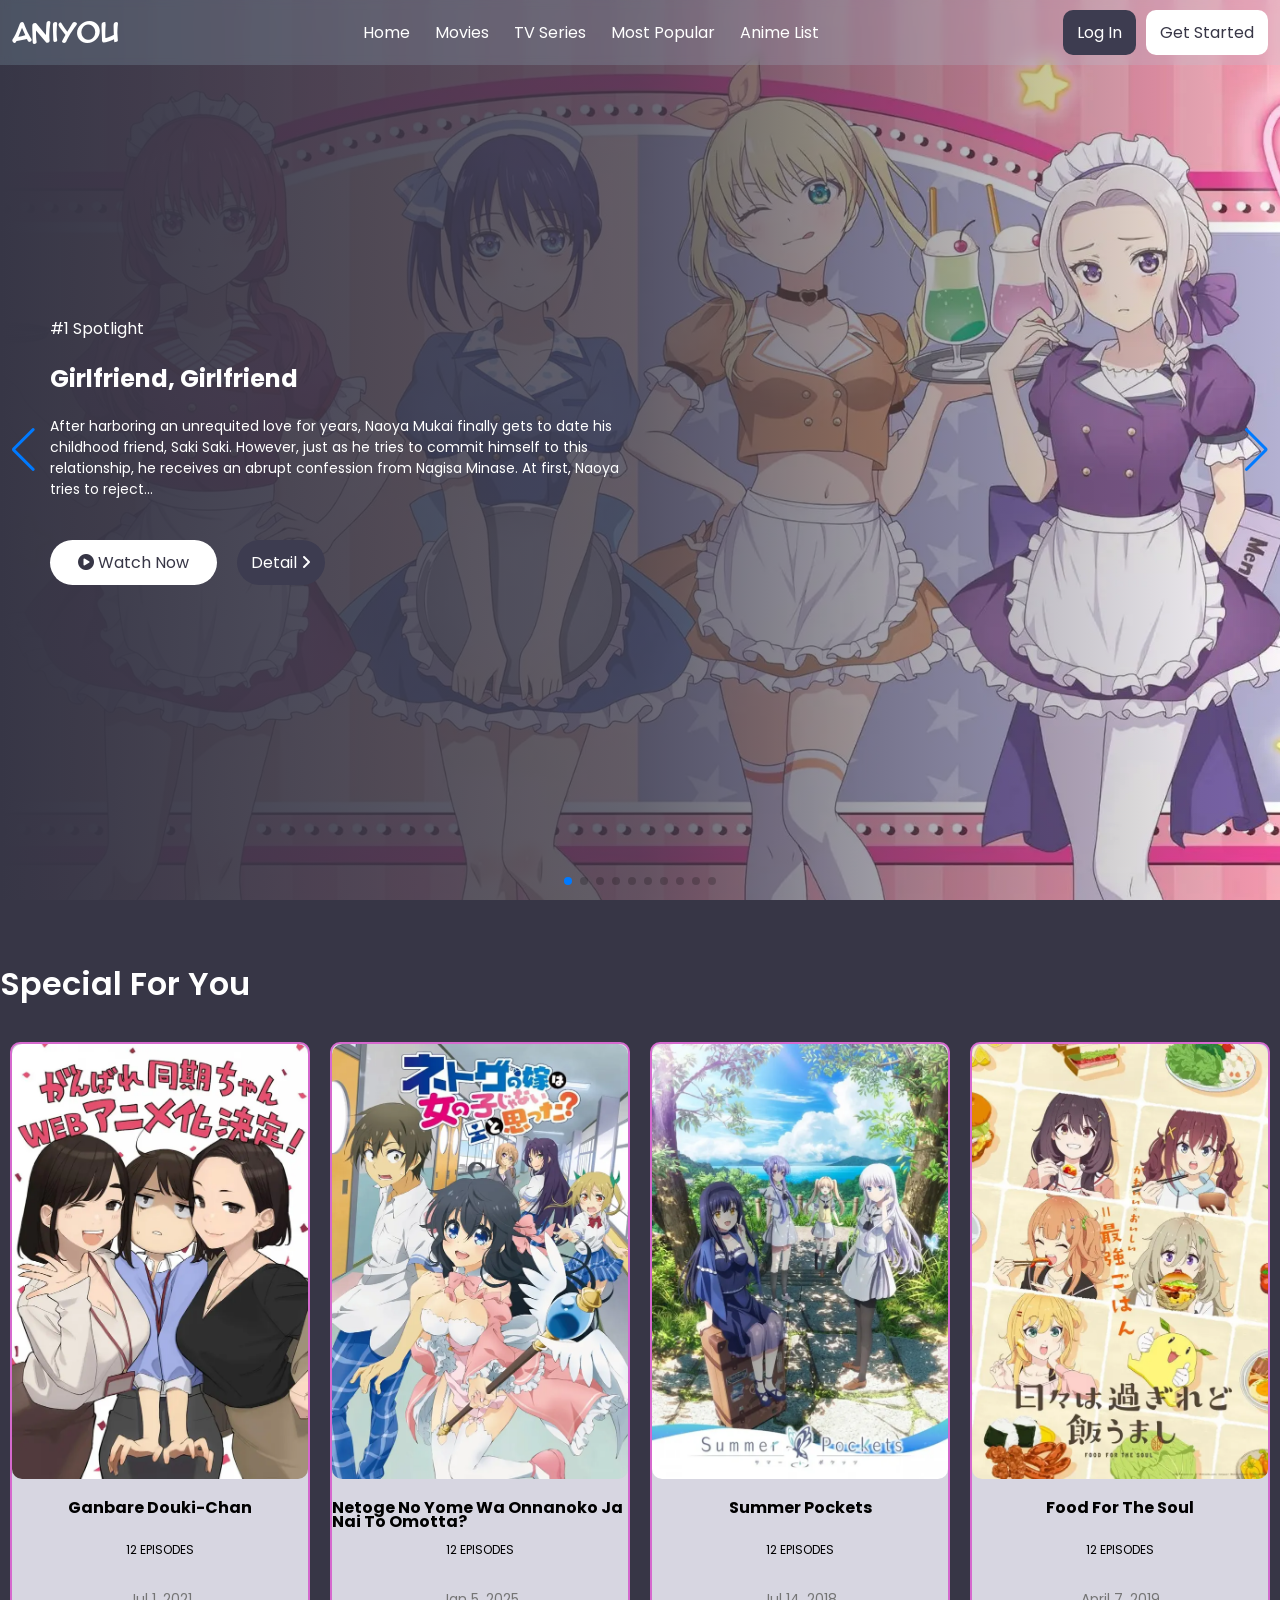
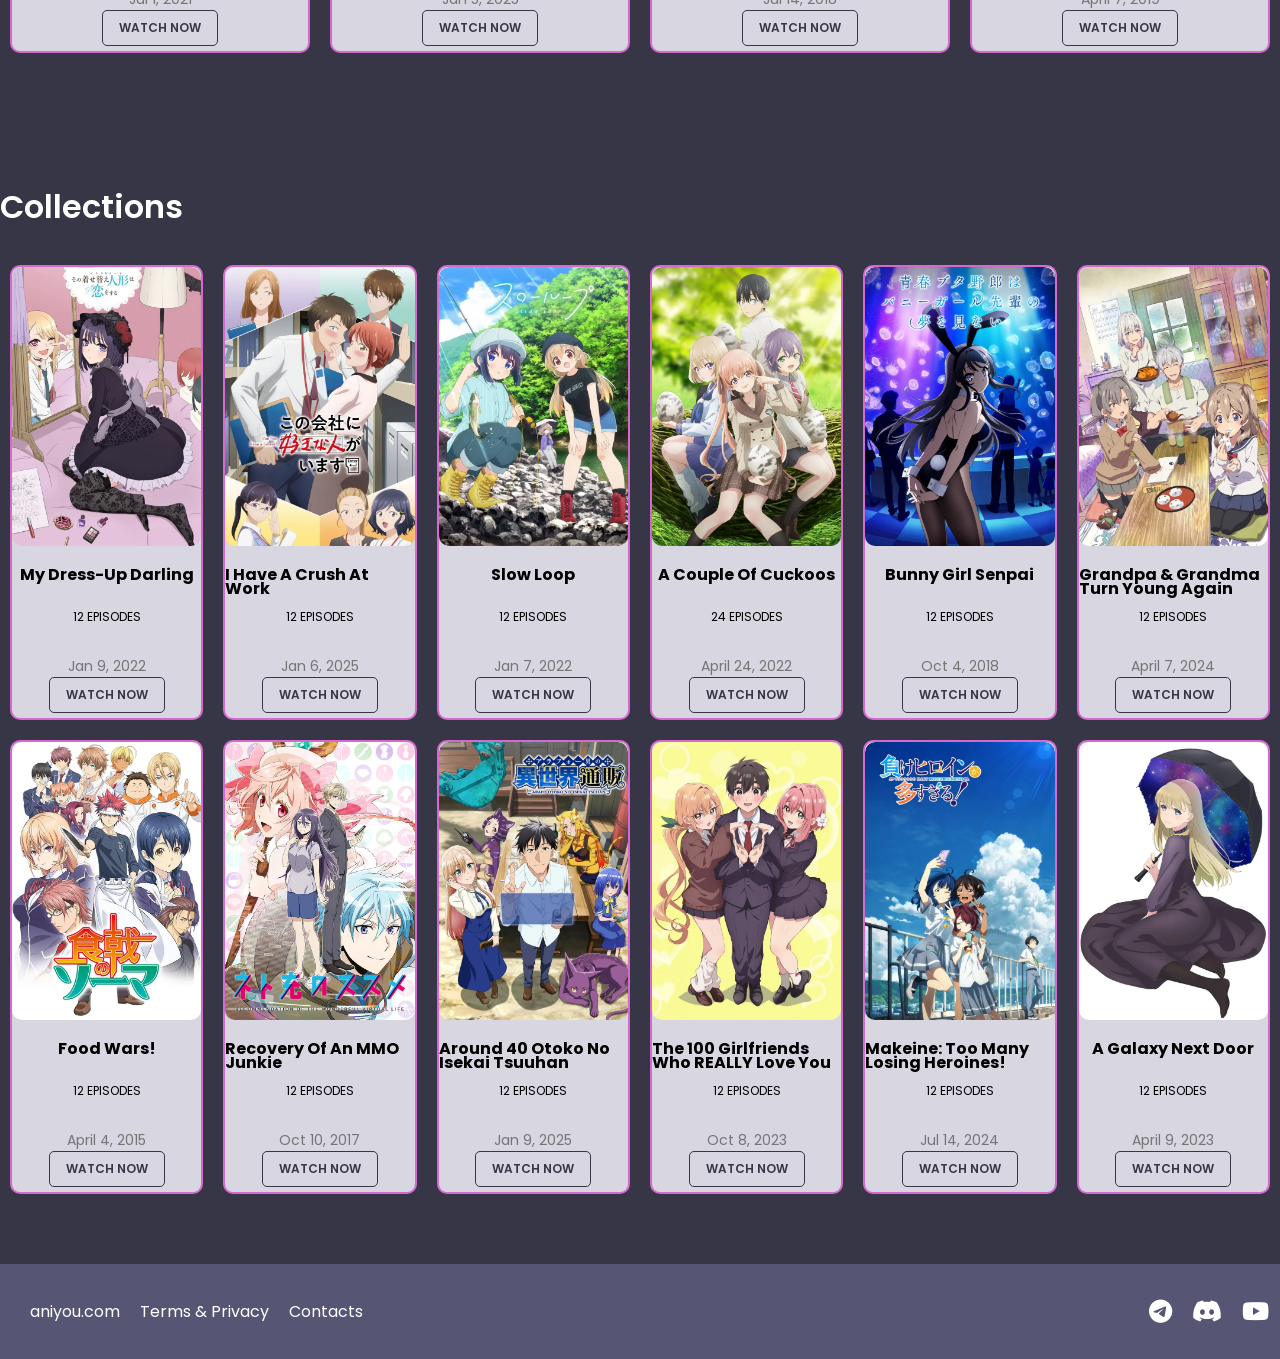
<file: index.html>
<!DOCTYPE html>
<html lang="en">
  <head>
    <meta charset="UTF-8" />
    <meta name="viewport" content="width=device-width, initial-scale=1.0" />
    <title>AniYou: Anime Streaming Site</title>
    <link
      rel="stylesheet"
      href="https://cdnjs.cloudflare.com/ajax/libs/font-awesome/6.7.2/css/all.min.css"
      integrity="sha512-Evv84Mr4kqVGRNSgIGL/F/aIDqQb7xQ2vcrdIwxfjThSH8CSR7PBEakCr51Ck+w+/U6swU2Im1vVX0SVk9ABhg=="
      crossorigin="anonymous"
      referrerpolicy="no-referrer"
    />
    <link
      rel="stylesheet"
      href="https://cdn.jsdelivr.net/npm/swiper@11/swiper-bundle.min.css"
    />
    <link rel="stylesheet" href="assets/css/style.css" />
  </head>
  <body>
    <header>
      <div class="container">
        <nav class="navbar">
          <a href="#" class="navbar-brand">AniYou</a>
          <div class="navbar-nav">
            <div class="nav-item">
              <a href="index.html" class="nav-link">Home</a>
            </div>
            <div class="nav-item">
              <a href="#" class="nav-link">Movies</a>
            </div>
            <div class="nav-item">
              <a href="#" class="nav-link">TV Series</a>
            </div>
            <div class="nav-item">
              <a href="#" class="nav-link">Most Popular</a>
            </div>
            <div class="nav-item">
              <a href="assets/page/animelist.html" class="nav-link">Anime List</a>
            </div>
          </div>
          <div class="btn">
            <a href="#" class="btn-login">Log In</a>
            <a href="#" class="btn-get-started">Get Started</a>
          </div>
        </nav>
      </div>
    </header>
    <main>
      <section class="hero-banner">
        <div class="swiper mySwiper">
          <div class="swiper-wrapper">
            <div class="swiper-slide">
              <div class="swiper-overlay">
                <div class="col-6">
                  <span>#1 Spotlight</span>
                  <h3 class="anime-title">Girlfriend, Girlfriend</h3>
                  <p class="anime-detail">
                    After harboring an unrequited love for years, Naoya Mukai
                    finally gets to date his childhood friend, Saki Saki.
                    However, just as he tries to commit himself to this
                    relationship, he receives an abrupt confession from Nagisa
                    Minase. At first, Naoya tries to reject...
                  </p>
                  <div class="btn">
                    <a href="#" class="btn-watch">
                      <span><i class="fa-solid fa-circle-play"></i></span>
                      Watch Now
                    </a>
                    <a href="#" class="btn-detail">
                      Detail
                      <span><i class="fa-solid fa-angle-right"></i></span>
                    </a>
                  </div>
                </div>
              </div>
              <img src="assets/img/61c171a64c093.webp" alt="" />
            </div>
            <div class="swiper-slide">
              <div class="swiper-overlay">
                <div class="col-6">
                  <span>#2 Spotlight</span>
                  <h3 class="anime-title">
                    Okitsura: Fell in Love with an Okinawan Girl, but I Just
                    Wish I Know What She's Saying
                  </h3>
                  <p class="anime-detail">
                    When Teruaki Nakamura transfers to laid-back Okinawa, he
                    falls for the lively Kyan-san—but her dialect is a complete
                    mystery to him. With Higa-san translating, Teru's
                    misunderstanding-filled island life takes off...and subtle
                    hints suggest Higa-san might want his...
                  </p>
                  <div class="btn">
                    <a href="#" class="btn-watch">
                      <span><i class="fa-solid fa-circle-play"></i></span>
                      Watch Now
                    </a>
                    <a href="#" class="btn-detail">
                      Detail
                      <span><i class="fa-solid fa-angle-right"></i></span>
                    </a>
                  </div>
                </div>
              </div>
              <img src="assets/img/67797bccc72e0.webp" alt="" />
            </div>
            <div class="swiper-slide">
              <div class="swiper-overlay">
                <div class="col-6">
                  <span>#3 Spotlight</span>
                  <h3 class="anime-title">Grand Blue Dreaming</h3>
                  <p class="anime-detail">
                    Iori Kitahara moves to the coastal town of Izu for his
                    freshman year at its university, taking residence above
                    Grand Blue, his uncle's scuba diving shop. Iori has high
                    hopes and dreams about having the ideal college experience,
                    but when he enters the shop he is s...
                  </p>
                  <div class="btn">
                    <a href="#" class="btn-watch">
                      <span><i class="fa-solid fa-circle-play"></i></span>
                      Watch Now
                    </a>
                    <a href="#" class="btn-detail">
                      Detail
                      <span><i class="fa-solid fa-angle-right"></i></span>
                    </a>
                  </div>
                </div>
              </div>
              <img src="assets/img/5b02a8de7542e.webp" alt="" />
            </div>
            <div class="swiper-slide">
              <div class="swiper-overlay">
                <div class="col-6">
                  <span>#4 Spotlight</span>
                  <h3 class="anime-title">We Never Learn: BOKUBEN</h3>
                  <p class="anime-detail">
                    Nariyuki Yuiga, an impoverished third-year high school
                    student, works tirelessly to receive the VIP nomination, a
                    scholarship that would cover all of his college tuition
                    fees. In recognition of his hard work, the headmaster awards
                    him the renowned scholarship. H...
                  </p>
                  <div class="btn">
                    <a href="#" class="btn-watch">
                      <span><i class="fa-solid fa-circle-play"></i></span>
                      Watch Now
                    </a>
                    <a href="#" class="btn-detail">
                      Detail
                      <span><i class="fa-solid fa-angle-right"></i></span>
                    </a>
                  </div>
                </div>
              </div>
              <img src="assets/img/5c62abfa61e99.webp" alt="" />
            </div>
            <div class="swiper-slide">
              <div class="swiper-overlay">
                <div class="col-6">
                  <span>#5 Spotlight</span>
                  <h3 class="anime-title">The Catcher in the Ballpark!</h3>
                  <p class="anime-detail">
                    For Koutarou Murata, an overworked salaryman, his local
                    ballpark is the only place where he can truly unwind from
                    his arduous daily life. One evening, he is approached by
                    Ruriko, the new lively beer vendor, trying to sell her first
                    drink to him. Koutarou accepts ...
                  </p>
                  <div class="btn">
                    <a href="#" class="btn-watch">
                      <span><i class="fa-solid fa-circle-play"></i></span>
                      Watch Now
                    </a>
                    <a href="#" class="btn-detail">
                      Detail
                      <span><i class="fa-solid fa-angle-right"></i></span>
                    </a>
                  </div>
                </div>
              </div>
              <img src="assets/img/67a528d8db627.webp" alt="" />
            </div>
            <div class="swiper-slide">
              <div class="swiper-overlay">
                <div class="col-6">
                  <span>#6 Spotlight</span>
                  <h3 class="anime-title">Welcome to Japan, Ms. Elf!</h3>
                  <p class="anime-detail">
                    Since childhood, Kazuhiro Kitase has been able to dream of a
                    different world. He can return to reality by falling asleep
                    or dying, and he can pick up where he left off by sleeping
                    again. For years, he has had many adventures alongside
                    Mariabelle, a beautiful elf ...
                  </p>
                  <div class="btn">
                    <a href="#" class="btn-watch">
                      <span><i class="fa-solid fa-circle-play"></i></span>
                      Watch Now
                    </a>
                    <a href="#" class="btn-detail">
                      Detail
                      <span><i class="fa-solid fa-angle-right"></i></span>
                    </a>
                  </div>
                </div>
              </div>
              <img src="assets/img/67f83e44b83ac.webp" alt="" />
            </div>
            <div class="swiper-slide">
              <div class="swiper-overlay">
                <div class="col-6">
                  <span>#7 Spotlight</span>
                  <h3 class="anime-title">This Art Club Has a Problem!</h3>
                  <p class="anime-detail">
                    Mizuki Usami is a passionate member of her school's art
                    club, but the club has a problem—Usami is the only member
                    who takes her craft seriously! The lazy club president
                    constantly sleeps through activities and Collette hasn't
                    regularly attended club activities in...
                  </p>
                  <div class="btn">
                    <a href="#" class="btn-watch">
                      <span><i class="fa-solid fa-circle-play"></i></span>
                      Watch Now
                    </a>
                    <a href="#" class="btn-detail">
                      Detail
                      <span><i class="fa-solid fa-angle-right"></i></span>
                    </a>
                  </div>
                </div>
              </div>
              <img src="assets/img/309207-1.webp" alt="" />
            </div>
            <div class="swiper-slide">
              <div class="swiper-overlay">
                <div class="col-6">
                  <span>#8 Spotlight</span>
                  <h3 class="anime-title">
                    KonoSuba: God's Blessing on This Wonderful World!
                  </h3>
                  <p class="anime-detail">
                    After dying a laughable and pathetic death on his way back
                    from buying a game, high school student and recluse Kazuma
                    Satou finds himself sitting before a beautiful but obnoxious
                    goddess named Aqua. She provides the NEET with two options:
                    continue on to heaven or...
                  </p>
                  <div class="btn">
                    <a href="#" class="btn-watch">
                      <span><i class="fa-solid fa-circle-play"></i></span>
                      Watch Now
                    </a>
                    <a href="#" class="btn-detail">
                      Detail
                      <span><i class="fa-solid fa-angle-right"></i></span>
                    </a>
                  </div>
                </div>
              </div>
              <img src="assets/img/614f10702c958.webp" alt="" />
            </div>
            <div class="swiper-slide">
              <div class="swiper-overlay">
                <div class="col-6">
                  <span>#9 Spotlight</span>
                  <h3 class="anime-title">Ojisan in Another World</h3>
                  <p class="anime-detail">
                    After a fatal encounter with a truck, Takafumi Takaoka's
                    uncle, Yousuke "Ojisan" Shibazaki, lies comatose for 17
                    years. When he finally regains consciousness, Ojisan begins
                    to ramble in a foreign tongue and reveals that he had been
                    transported to a magical world ...
                  </p>
                  <div class="btn">
                    <a href="#" class="btn-watch">
                      <span><i class="fa-solid fa-circle-play"></i></span>
                      Watch Now
                    </a>
                    <a href="#" class="btn-detail">
                      Detail
                      <span><i class="fa-solid fa-angle-right"></i></span>
                    </a>
                  </div>
                </div>
              </div>
              <img src="assets/img/6567a59f40d73.webp" alt="" />
            </div>
            <div class="swiper-slide">
              <div class="swiper-overlay">
                <div class="col-6">
                  <span>#10 Spotlight</span>
                  <h3 class="anime-title">
                    Medaka Kuroiwa is Impervious to My Charms
                  </h3>
                  <p class="anime-detail">
                    To say that Mona Kawai is cute would be an understatement;
                    she is breathtaking in every single way, and she knows it.
                    At school, she is fawned over by boys and girls alike, and
                    she graciously welcomes it all as a natural reaction to her
                    irresistible charm. That i...
                  </p>
                  <div class="btn">
                    <a href="#" class="btn-watch">
                      <span><i class="fa-solid fa-circle-play"></i></span>
                      Watch Now
                    </a>
                    <a href="#" class="btn-detail">
                      Detail
                      <span><i class="fa-solid fa-angle-right"></i></span>
                    </a>
                  </div>
                </div>
              </div>
              <img src="assets/img/66918ece0a1c4.webp" alt="" />
            </div>
          </div>
          <div class="swiper-button-next"></div>
          <div class="swiper-button-prev"></div>
          <div class="swiper-pagination"></div>
        </div>
      </section>

      <section class="card-area">
        <div class="container">
          <span class="special">Special For You</span>
          <div class="row">
            <div class="col-3">
              <div class="card">
                <div class="card-header">
                  <img src="assets/img/61183243de1b6.webp" alt="" />
                </div>
                <div class="card-body">
                  <div class="card-detail">
                    <h4 class="card-title">Ganbare Douki-chan</h4>
                    <p class="card-ep">12 EPISODES</p>
                  </div>
                  <div class="card-footer">
                    <p class="card-text">Jul 1, 2021</p>
                    <a href="#" class="btn-watch">WATCH NOW</a>
                  </div>
                </div>
              </div>
            </div>
            <div class="col-3">
              <div class="card">
                <div class="card-header">
                  <img src="assets/img/306741-2.webp" alt="" />
                </div>
                <div class="card-body">
                  <div class="card-detail">
                    <h4 class="card-title">
                      Netoge no Yome wa Onnanoko ja Nai to Omotta?
                    </h4>
                    <p class="card-ep">12 EPISODES</p>
                  </div>
                  <div class="card-footer">
                    <p class="card-text">Jan 5, 2025</p>
                    <a href="#" class="btn-watch">WATCH NOW</a>
                  </div>
                </div>
              </div>
            </div>
            <div class="col-3">
              <div class="card">
                <div class="card-header">
                  <img src="assets/img/67ef1f338d4c0.webp" alt="" />
                </div>
                <div class="card-body">
                  <div class="card-detail">
                    <h4 class="card-title">Summer Pockets</h4>
                    <p class="card-ep">12 EPISODES</p>
                  </div>
                  <div class="card-footer">
                    <p class="card-text">Jul 14, 2018</p>
                    <a href="#" class="btn-watch">WATCH NOW</a>
                  </div>
                </div>
              </div>
            </div>
            <div class="col-3">
              <div class="card">
                <div class="card-header">
                  <img src="assets/img/67fba2973eb6f.webp" alt="" />
                </div>
                <div class="card-body">
                  <div class="card-detail">
                    <h4 class="card-title">Food for the Soul</h4>
                    <p class="card-ep">12 EPISODES</p>
                  </div>
                  <div class="card-footer">
                    <p class="card-text">April 7, 2019</p>
                    <a href="#" class="btn-watch">WATCH NOW</a>
                  </div>
                </div>
              </div>
            </div>
          </div>
        </div>
      </section>

      <section class="card-area">
        <div class="container">
          <span class="special">Collections</span>
          <div class="row">
            <div class="col-2">
              <div class="card">
                <div class="card-header">
                  <img src="assets/img/collection/61ab8922c6c70.webp" alt="" />
                </div>
                <div class="card-body">
                  <div class="card-detail">
                    <h4 class="card-title">My Dress-Up Darling</h4>
                    <p class="card-ep">12 EPISODES</p>
                  </div>
                  <div class="card-footer">
                    <p class="card-text">Jan 9, 2022</p>
                    <a href="#" class="btn-watch">WATCH NOW</a>
                  </div>
                </div>
              </div>
            </div>
            <div class="col-2">
              <div class="card">
                <div class="card-header">
                  <img src="assets/img/collection/6749de4d96ec7.webp" alt="" />
                </div>
                <div class="card-body">
                  <div class="card-detail">
                    <h4 class="card-title">I Have a Crush at Work</h4>
                    <p class="card-ep">12 EPISODES</p>
                  </div>
                  <div class="card-footer">
                    <p class="card-text">Jan 6, 2025</p>
                    <a href="#" class="btn-watch">WATCH NOW</a>
                  </div>
                </div>
              </div>
            </div>
            <div class="col-2">
              <div class="card">
                <div class="card-header">
                  <img src="assets/img/collection/61ae85c5b55f4.webp" alt="" />
                </div>
                <div class="card-body">
                  <div class="card-detail">
                    <h4 class="card-title">Slow Loop</h4>
                    <p class="card-ep">12 EPISODES</p>
                  </div>
                  <div class="card-footer">
                    <p class="card-text">Jan 7, 2022</p>
                    <a href="#" class="btn-watch">WATCH NOW</a>
                  </div>
                </div>
              </div>
            </div>
            <div class="col-2">
              <div class="card">
                <div class="card-header">
                  <img src="assets/img/collection/61e5d3a68b79c.webp" alt="" />
                </div>
                <div class="card-body">
                  <div class="card-detail">
                    <h4 class="card-title">A Couple of Cuckoos</h4>
                    <p class="card-ep">24 EPISODES</p>
                  </div>
                  <div class="card-footer">
                    <p class="card-text">April 24, 2022</p>
                    <a href="#" class="btn-watch">WATCH NOW</a>
                  </div>
                </div>
              </div>
            </div>
            <div class="col-2">
              <div class="card">
                <div class="card-header">
                  <img src="assets/img/collection/5bb314a039870.webp" alt="" />
                </div>
                <div class="card-body">
                  <div class="card-detail">
                    <h4 class="card-title">Bunny Girl Senpai</h4>
                    <p class="card-ep">12 EPISODES</p>
                  </div>
                  <div class="card-footer">
                    <p class="card-text">Oct 4, 2018</p>
                    <a href="#" class="btn-watch">WATCH NOW</a>
                  </div>
                </div>
              </div>
            </div>
            <div class="col-2">
              <div class="card">
                <div class="card-header">
                  <img src="assets/img/collection/655c57df2fd02.webp" alt="" />
                </div>
                <div class="card-body">
                  <div class="card-detail">
                    <h4 class="card-title">
                      Grandpa & Grandma Turn Young Again
                    </h4>
                    <p class="card-ep">12 EPISODES</p>
                  </div>
                  <div class="card-footer">
                    <p class="card-text">April 7, 2024</p>
                    <a href="#" class="btn-watch">WATCH NOW</a>
                  </div>
                </div>
              </div>
            </div>
            <div class="col-2">
              <div class="card">
                <div class="card-header">
                  <img src="assets/img/collection/289909-1.webp" alt="" />
                </div>
                <div class="card-body">
                  <div class="card-detail">
                    <h4 class="card-title">Food Wars!</h4>
                    <p class="card-ep">12 EPISODES</p>
                  </div>
                  <div class="card-footer">
                    <p class="card-text">April 4, 2015</p>
                    <a href="#" class="btn-watch">WATCH NOW</a>
                  </div>
                </div>
              </div>
            </div>
            <div class="col-2">
              <div class="card">
                <div class="card-header">
                  <img src="assets/img/collection/332771-1.webp" alt="" />
                </div>
                <div class="card-body">
                  <div class="card-detail">
                    <h4 class="card-title">Recovery of an MMO Junkie</h4>
                    <p class="card-ep">12 EPISODES</p>
                  </div>
                  <div class="card-footer">
                    <p class="card-text">Oct 10, 2017</p>
                    <a href="#" class="btn-watch">WATCH NOW</a>
                  </div>
                </div>
              </div>
            </div>
            <div class="col-2">
              <div class="card">
                <div class="card-header">
                  <img src="assets/img/collection/674759d69ee52.webp" alt="" />
                </div>
                <div class="card-body">
                  <div class="card-detail">
                    <h4 class="card-title">
                      Around 40 Otoko no Isekai Tsuuhan
                    </h4>
                    <p class="card-ep">12 EPISODES</p>
                  </div>
                  <div class="card-footer">
                    <p class="card-text">Jan 9, 2025</p>
                    <a href="assets/page/animeplayer.html" class="btn-watch">WATCH NOW</a>
                  </div>
                </div>
              </div>
            </div>
            <div class="col-2">
              <div class="card">
                <div class="card-header">
                  <img src="assets/img/collection/640f54e3cfd63.webp" alt="" />
                </div>
                <div class="card-body">
                  <div class="card-detail">
                    <h4 class="card-title">
                      The 100 Girlfriends Who REALLY Love You
                    </h4>
                    <p class="card-ep">12 EPISODES</p>
                  </div>
                  <div class="card-footer">
                    <p class="card-text">Oct 8, 2023</p>
                    <a href="#" class="btn-watch">WATCH NOW</a>
                  </div>
                </div>
              </div>
            </div>
            <div class="col-2">
              <div class="card">
                <div class="card-header">
                  <img src="assets/img/collection/6668852a315dc.webp" alt="" />
                </div>
                <div class="card-body">
                  <div class="card-detail">
                    <h4 class="card-title">
                      Makeine: Too Many Losing Heroines!
                    </h4>
                    <p class="card-ep">12 EPISODES</p>
                  </div>
                  <div class="card-footer">
                    <p class="card-text">Jul 14, 2024</p>
                    <a href="#" class="btn-watch">WATCH NOW</a>
                  </div>
                </div>
              </div>
            </div>
            <div class="col-2">
              <div class="card">
                <div class="card-header">
                  <img src="assets/img/collection/6283f17070295.webp" alt="" />
                </div>
                <div class="card-body">
                  <div class="card-detail">
                    <h4 class="card-title">A Galaxy Next Door</h4>
                    <p class="card-ep">12 EPISODES</p>
                  </div>
                  <div class="card-footer">
                    <p class="card-text">April 9, 2023</p>
                    <a href="#" class="btn-watch">WATCH NOW</a>
                  </div>
                </div>
              </div>
            </div>
          </div>
        </div>
      </section>
    </main>

    <footer>
      <div class="footer-area">
        <div class="container">
          <div class="info">
            <a href="index.html">aniyou.com</a>
            <a href="#">Terms & Privacy</a>
            <a href="#">Contacts</a>
          </div>
          <div class="social">
            <a href="https://t.me/narinxd">
              <i class="fa-brands fa-telegram"></i>
            </a>
            <a href="#">
              <i class="fa-brands fa-discord"></i>
            </a>
            <a href="https://www.youtube.com/@nanakurarinkhmer">
              <i class="fa-brands fa-youtube"></i>
            </a>
            <a href="#">
              <i class="fa-brands fa-tiktok"></i>
            </a>
          </div>
        </div>
      </div>
    </footer>

    <!-- Swiper JS -->
    <script src="https://cdn.jsdelivr.net/npm/swiper@11/swiper-bundle.min.js"></script>

    <!-- Initialize Swiper -->
    <script>
      var swiper = new Swiper(".mySwiper", {
        spaceBetween: 0,
        loop: true,
        centeredSlides: true,
        autoplay: {
          delay: 4000,
          disableOnInteraction: false,
        },
        pagination: {
          el: ".swiper-pagination",
          clickable: true,
        },
        navigation: {
          nextEl: ".swiper-button-next",
          prevEl: ".swiper-button-prev",
        },
      });
    </script>
  </body>
</html>
</file>
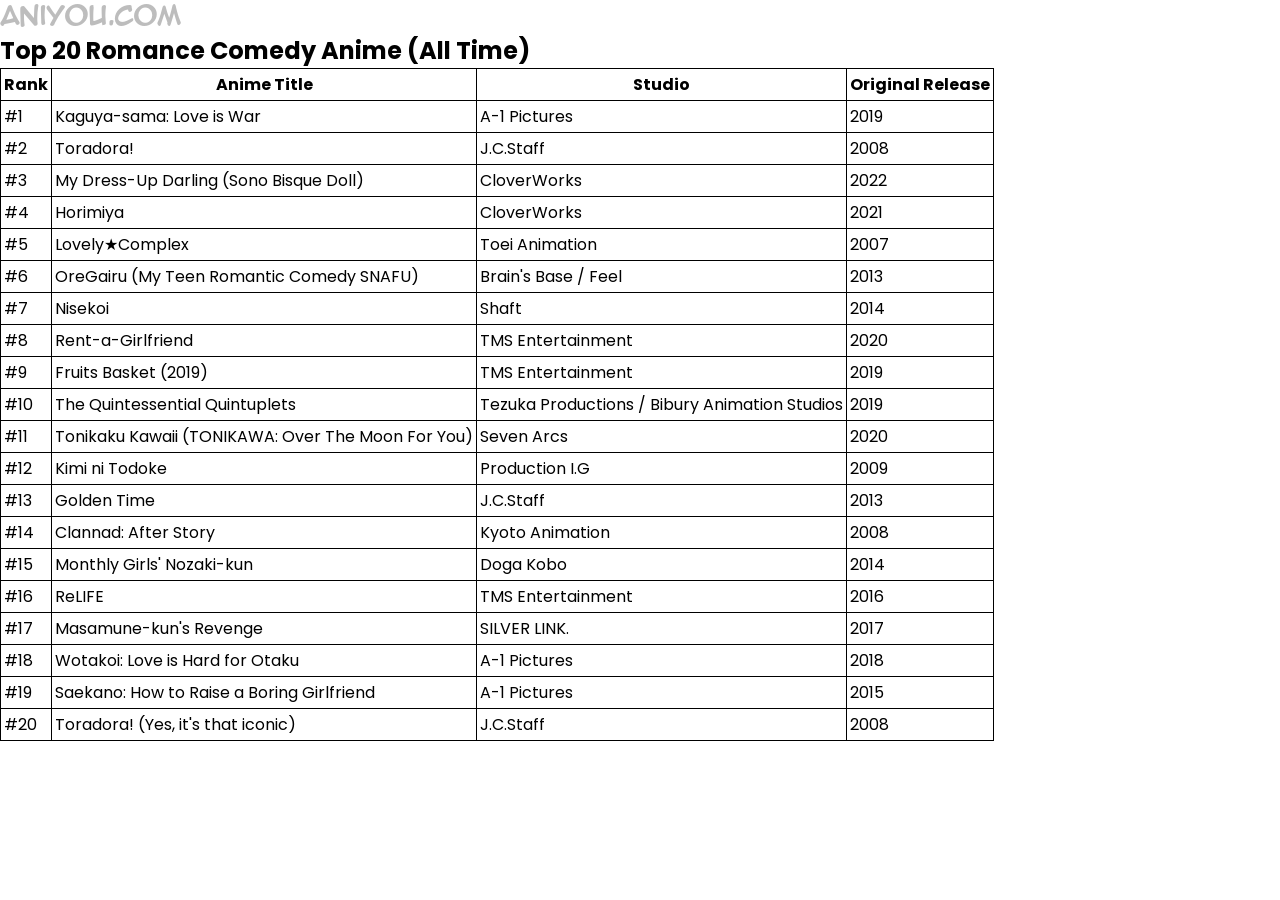
<file: assets/page/animelist.html>
<!DOCTYPE html>
<html lang="en">
  <head>
    <meta charset="UTF-8" />
    <title>Top 20 Romance Comedy Anime</title>
    <link rel="stylesheet" href="../css/style.css" />
    <style>
      table,
      th,
      td {
        border: 1px solid black;
        border-collapse: collapse;
      }
      th,
      td {
        padding: 3px;
      }

      .navbar-brand {
        font-family: "animeace2", sans-serif;
        text-decoration: none;
        font-size: 24px;
        font-weight: 600;
        color: #bdbdbd;
        transition: 0.3s;
      }

      .navbar-brand:hover {
        color: #3d3c50;
      }
    </style>
  </head>
  <body>
    <div class="container">
      <a href="../../index.html" class="navbar-brand">AniYou.com</a>
      <h2>Top 20 Romance Comedy Anime (All Time)</h2>
      <table>
        <tr>
          <th>Rank</th>
          <th>Anime Title</th>
          <th>Studio</th>
          <th>Original Release</th>
        </tr>
        <tr>
          <td>#1</td>
          <td>Kaguya-sama: Love is War</td>
          <td>A-1 Pictures</td>
          <td>2019</td>
        </tr>
        <tr>
          <td>#2</td>
          <td>Toradora!</td>
          <td>J.C.Staff</td>
          <td>2008</td>
        </tr>
        <tr>
          <td>#3</td>
          <td>My Dress-Up Darling (Sono Bisque Doll)</td>
          <td>CloverWorks</td>
          <td>2022</td>
        </tr>
        <tr>
          <td>#4</td>
          <td>Horimiya</td>
          <td>CloverWorks</td>
          <td>2021</td>
        </tr>
        <tr>
          <td>#5</td>
          <td>Lovely★Complex</td>
          <td>Toei Animation</td>
          <td>2007</td>
        </tr>
        <tr>
          <td>#6</td>
          <td>OreGairu (My Teen Romantic Comedy SNAFU)</td>
          <td>Brain's Base / Feel</td>
          <td>2013</td>
        </tr>
        <tr>
          <td>#7</td>
          <td>Nisekoi</td>
          <td>Shaft</td>
          <td>2014</td>
        </tr>
        <tr>
          <td>#8</td>
          <td>Rent-a-Girlfriend</td>
          <td>TMS Entertainment</td>
          <td>2020</td>
        </tr>
        <tr>
          <td>#9</td>
          <td>Fruits Basket (2019)</td>
          <td>TMS Entertainment</td>
          <td>2019</td>
        </tr>
        <tr>
          <td>#10</td>
          <td>The Quintessential Quintuplets</td>
          <td>Tezuka Productions / Bibury Animation Studios</td>
          <td>2019</td>
        </tr>
        <tr>
          <td>#11</td>
          <td>Tonikaku Kawaii (TONIKAWA: Over The Moon For You)</td>
          <td>Seven Arcs</td>
          <td>2020</td>
        </tr>
        <tr>
          <td>#12</td>
          <td>Kimi ni Todoke</td>
          <td>Production I.G</td>
          <td>2009</td>
        </tr>
        <tr>
          <td>#13</td>
          <td>Golden Time</td>
          <td>J.C.Staff</td>
          <td>2013</td>
        </tr>
        <tr>
          <td>#14</td>
          <td>Clannad: After Story</td>
          <td>Kyoto Animation</td>
          <td>2008</td>
        </tr>
        <tr>
          <td>#15</td>
          <td>Monthly Girls' Nozaki-kun</td>
          <td>Doga Kobo</td>
          <td>2014</td>
        </tr>
        <tr>
          <td>#16</td>
          <td>ReLIFE</td>
          <td>TMS Entertainment</td>
          <td>2016</td>
        </tr>
        <tr>
          <td>#17</td>
          <td>Masamune-kun's Revenge</td>
          <td>SILVER LINK.</td>
          <td>2017</td>
        </tr>
        <tr>
          <td>#18</td>
          <td>Wotakoi: Love is Hard for Otaku</td>
          <td>A-1 Pictures</td>
          <td>2018</td>
        </tr>
        <tr>
          <td>#19</td>
          <td>Saekano: How to Raise a Boring Girlfriend</td>
          <td>A-1 Pictures</td>
          <td>2015</td>
        </tr>
        <tr>
          <td>#20</td>
          <td>Toradora! (Yes, it's that iconic)</td>
          <td>J.C.Staff</td>
          <td>2008</td>
        </tr>
      </table>
    </div>
  </body>
</html>
</file>
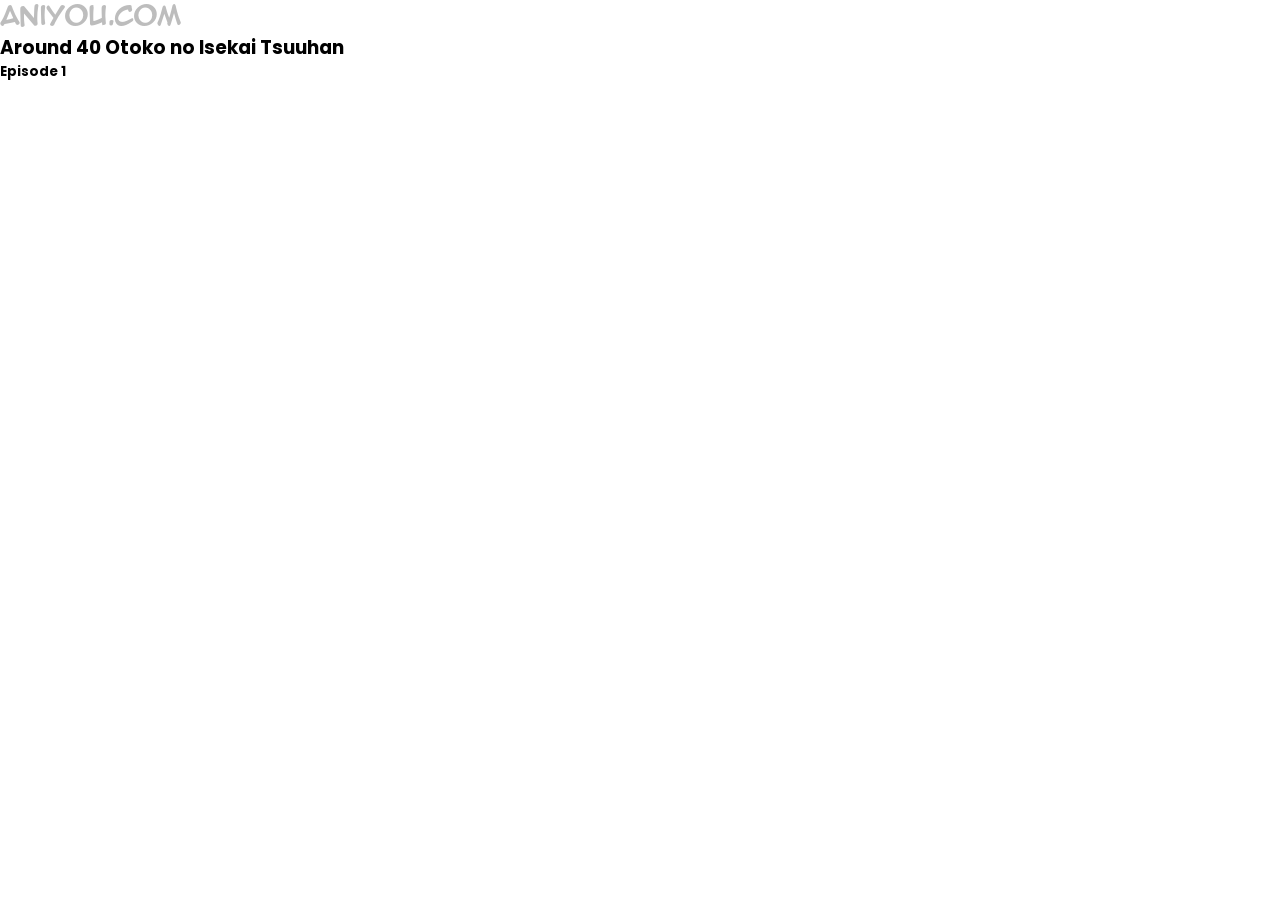
<file: assets/page/animeplayer.html>
<!DOCTYPE html>
<html lang="en">
  <head>
    <meta charset="UTF-8" />
    <meta name="viewport" content="width=device-width, initial-scale=1.0" />
    <title>AniYou</title>
    <link rel="stylesheet" href="../css/style.css" />

    <style>
      .navbar-brand {
        font-family: "animeace2", sans-serif;
        text-decoration: none;
        font-size: 24px;
        font-weight: 600;
        color: #bdbdbd;
        transition: 0.3s;
      }

      .navbar-brand:hover {
        color: #3d3c50;
      }
    </style>

    <!-- <div class="video-player">
                <h3>Around 40 Otoko no Isekai Tsuuhan</h3>
                <iframe src="https://drive.google.com/file/d/1Q0BaWebAERsbkQho2fwd-bf1AT9IJTwb/preview" width="640" height="360" allow="autoplay" frameborder="0" border="0" cellspacing="0"></iframe>
            </div> -->

    <!-- <iframe src="https://drive.google.com/file/d/1Q0BaWebAERsbkQho2fwd-bf1AT9IJTwb/preview" width="640" height="480" allow="autoplay"></iframe> -->
  </head>
  <body>
    <section>
      <div class="container">
        <a href="../../index.html" class="navbar-brand">AniYou.com</a>
        <div class="video-player">
          <h3>Around 40 Otoko no Isekai Tsuuhan</h3>
          <h5>Episode 1</h5>
          <iframe
            src="https://drive.google.com/file/d/1Q0BaWebAERsbkQho2fwd-bf1AT9IJTwb/preview"
            width="640"
            height="360"
            allow="autoplay"
            frameborder="0"
            border="0"
            cellspacing="0"
          ></iframe>
        </div>
      </div>
    </section>
  </body>
</html>
</file>
<file: assets/css/style.css>
@import url("https://fonts.googleapis.com/css2?family=Poppins:ital,wght@0,100;0,200;0,300;0,400;0,500;0,600;0,700;0,800;0,900;1,100;1,200;1,300;1,400;1,500;1,600;1,700;1,800;1,900&display=swap");

@font-face {
  font-family: "animeace2";
  src: url("../font/animeace2_reg.otf") format("opentype");
  /* url("../font/animeace2_reg.otf") format("opentype"); */
  /* Add other formats if needed */
}

* {
  margin: 0;
  padding: 0;
  box-sizing: border-box;
}

body {
  font-family: "Poppins", sans-serif;
  /* font-family: "animeace2", sans-serif; */
}

.container {
  width: 1280px;
  margin: auto;
}

.row {
  display: flex;
  flex-wrap: wrap;
}

.col-1 {
  width: 8.333333333333333%;
}
.col-2 {
  width: 16.66666666666667%;
}
.col-3 {
  width: 25%;
}
.col-4 {
  width: 33.33333333333333%;
}
.col-5 {
  width: 41.66666666666667%;
}
.col-6 {
  width: 50%;
}
.col-7 {
  width: 58.33333333333333%;
}
.col-8 {
  width: 66.66666666666667%;
}
.col-9 {
  width: 75%;
}
.col-10 {
  width: 83.33333333333333%;
}
.col-11 {
  width: 91.66666666666667%;
}
.col-12 {
  width: 100%;
}

header {
  width: 100%;
  background-color: rgba(173, 216, 230, 0.182);
  backdrop-filter: blur(4px);
  position: fixed;
  z-index: 999;
}

header .navbar {
  padding: 10px 12px;
  display: flex;
  justify-content: space-between;
  align-items: center;
}

header .navbar .navbar-brand {
  font-family: "animeace2", sans-serif;
  text-decoration: none;
  font-size: 24px;
  font-weight: 600;
  color: #ffffff;
  transition: 0.3s;
}

header .navbar .navbar-brand:hover {
  color: #bdbdbd;
}

header .navbar .navbar-nav {
  display: flex;
  gap: 25px;
}

header .navbar .navbar-nav .nav-item {
  background-color: transparent;
  border-radius: 10px;
}

header .navbar .navbar-nav .nav-item .nav-link {
  padding: 10px 0px;
  color: #ffffff;
  text-decoration: none;
  display: block;
  transition: 0.3s;
  /* border: 2px solid black; */
}

header .navbar .navbar-nav .nav-item .nav-link:hover {
  color: #bdbdbd;
}

header .navbar .btn {
  display: flex;
  gap: 10px;
}

header .navbar .btn .btn-login {
  text-decoration: none;
  padding: 10px 14px;
  background-color: #3d3c50;
  border-radius: 10px;
  color: #ffffff;
  transition: 0.3s;
}

header .navbar .btn .btn-get-started {
  text-decoration: none;
  padding: 10px 14px;
  background-color: #ffffff;
  border-radius: 10px;
  color: #373646;
  transition: 0.3s;
}

header .navbar .btn .btn-login:hover {
  background-color: #565574;
}

header .navbar .btn .btn-get-started:hover {
  background-color: #bdbdbd;
}

/* main {
    padding-top: 64px;
  } */

.hero-banner .swiper-wrapper {
  width: 100%;
  height: 100%;
}

.swiper {
  width: 100%;
  height: 100vh;
}

.swiper-slide {
  position: relative;
}

.swiper-overlay {
  width: 100%;
  height: 100%;
  background: linear-gradient(to right, #373646, #373646c4, transparent);
  position: absolute;
  top: 0;
  left: 0;
  z-index: 1;
}

.swiper-overlay .col-6 {
  height: 100%;
  display: flex;
  flex-direction: column;
  justify-content: center;
  row-gap: 20px;
  padding-left: 50px;
}

.swiper-overlay .col-6 span {
  color: #fff;
}

.swiper-overlay .col-6 .anime-title {
  color: #fff;
  font-size: 24px;
  text-transform: capitalize;
}

.swiper-overlay .col-6 .anime-detail {
  color: #fff;
  font-size: 14px;
  margin-bottom: 20px;
}

.swiper-overlay .btn {
  display: flex;
  gap: 20px;
}


.swiper-overlay .btn .btn-watch {
  text-decoration: none;
  padding: 10px 28px;
  background-color: #ffffff;
  border-radius: 28px;
  color: #373646;
  transition: 0.3s;
}

.swiper-overlay .btn .btn-watch i {
  color: #373646
}

.swiper-overlay .btn .btn-detail {
  text-decoration: none;
  padding: 10px 14px;
  background-color: #3d3c50;
  border-radius: 28px;
  color: #ffffff;
  transition: 0.3s;
}

.swiper-overlay .btn .btn-detail i {
  color: #ffffff;
}

.swiper-overlay .btn .btn-watch:hover {
  background-color: #bdbdbd;
}

.swiper-overlay .btn .btn-detail:hover {
  background-color: #565574;
}

.swiper-slide img {
  display: block;
  width: 100%;
  height: 100%;
  object-fit: cover;
  position: relative;
  z-index: 0;
}

.card-area {
  padding: 60px 0;
  background-color: #373646;
}

.card-area .special {
  font-size: 32px;
  font-weight: 600;
  color: #ffffff;
  margin-bottom: 24px;
  display: block;
}

.card-area .card {
  background-color: #d7d6e1;
  border: 2px solid rgb(213, 105, 206);
  border-radius: 10px;
  padding-bottom: 5px;
  margin: 10px;
}

.card-area .card .card-header {
  margin-bottom: 15px;
  border-radius: 10px;
  overflow: hidden;
}

.card-area .card .card-header img {
  width: 100%;
  border-radius: 10px;
  transition: 0.2s;
}

.card-area .card:hover .card-header img {
  transform: scale(1.05);
}

.card-area .card .card-detail {
  display: flex;
  flex-direction: column;
  justify-content: space-between;
  align-items: center;
  margin-bottom: 30px;
}

.card-area .card .card-detail .card-title {
  height: 40px;
  /* width: 36px; */
  font-size: 16px;
  line-height: 14px;
  text-transform: capitalize;
  display: block;
}

.card-area .card .card-detail .card-ep {
  font-size: 12px;
}

.card-area .card .card-body .card-footer {
  display: flex;
  flex-direction: column;
  justify-content: space-between;
  align-items: center;
}

.card-area .card .card-body .card-footer .card-text {
  font-size: 14px;
  color: #757575;
}

.card-area .card .card-body .card-footer .btn-watch {
  text-align: center;
  font-size: 12px;
  font-weight: 600;
  text-decoration: none;
  color: #373646;
  /* background-color: #373646; */
  padding: 8px 16px;
  border: 1px solid #373646;
  border-radius: 5px;
  transition: 0.2s;
}

.card-area .card .card-body .card-footer .btn-watch:hover {
  color: #ffffff;
  background-color: #565574;
}

.footer-area {
  background-color: #565574;
  padding: 30px;
  justify-content: space-between;
}

.footer-area .container {
  display: flex;
  justify-content: space-between;
}

.footer-area .info {
  display: flex;
  align-items: center;
  gap: 20px;
}

.footer-area .info a {
  text-decoration: none;
  color: #ffffff;
}

.footer-area .social {
  display: flex;
  align-items: center;
  gap: 20px;
}

.footer-area .social a {
  text-decoration: none;
  color: #ffffff;
  font-size: 24px;
}
</file>
